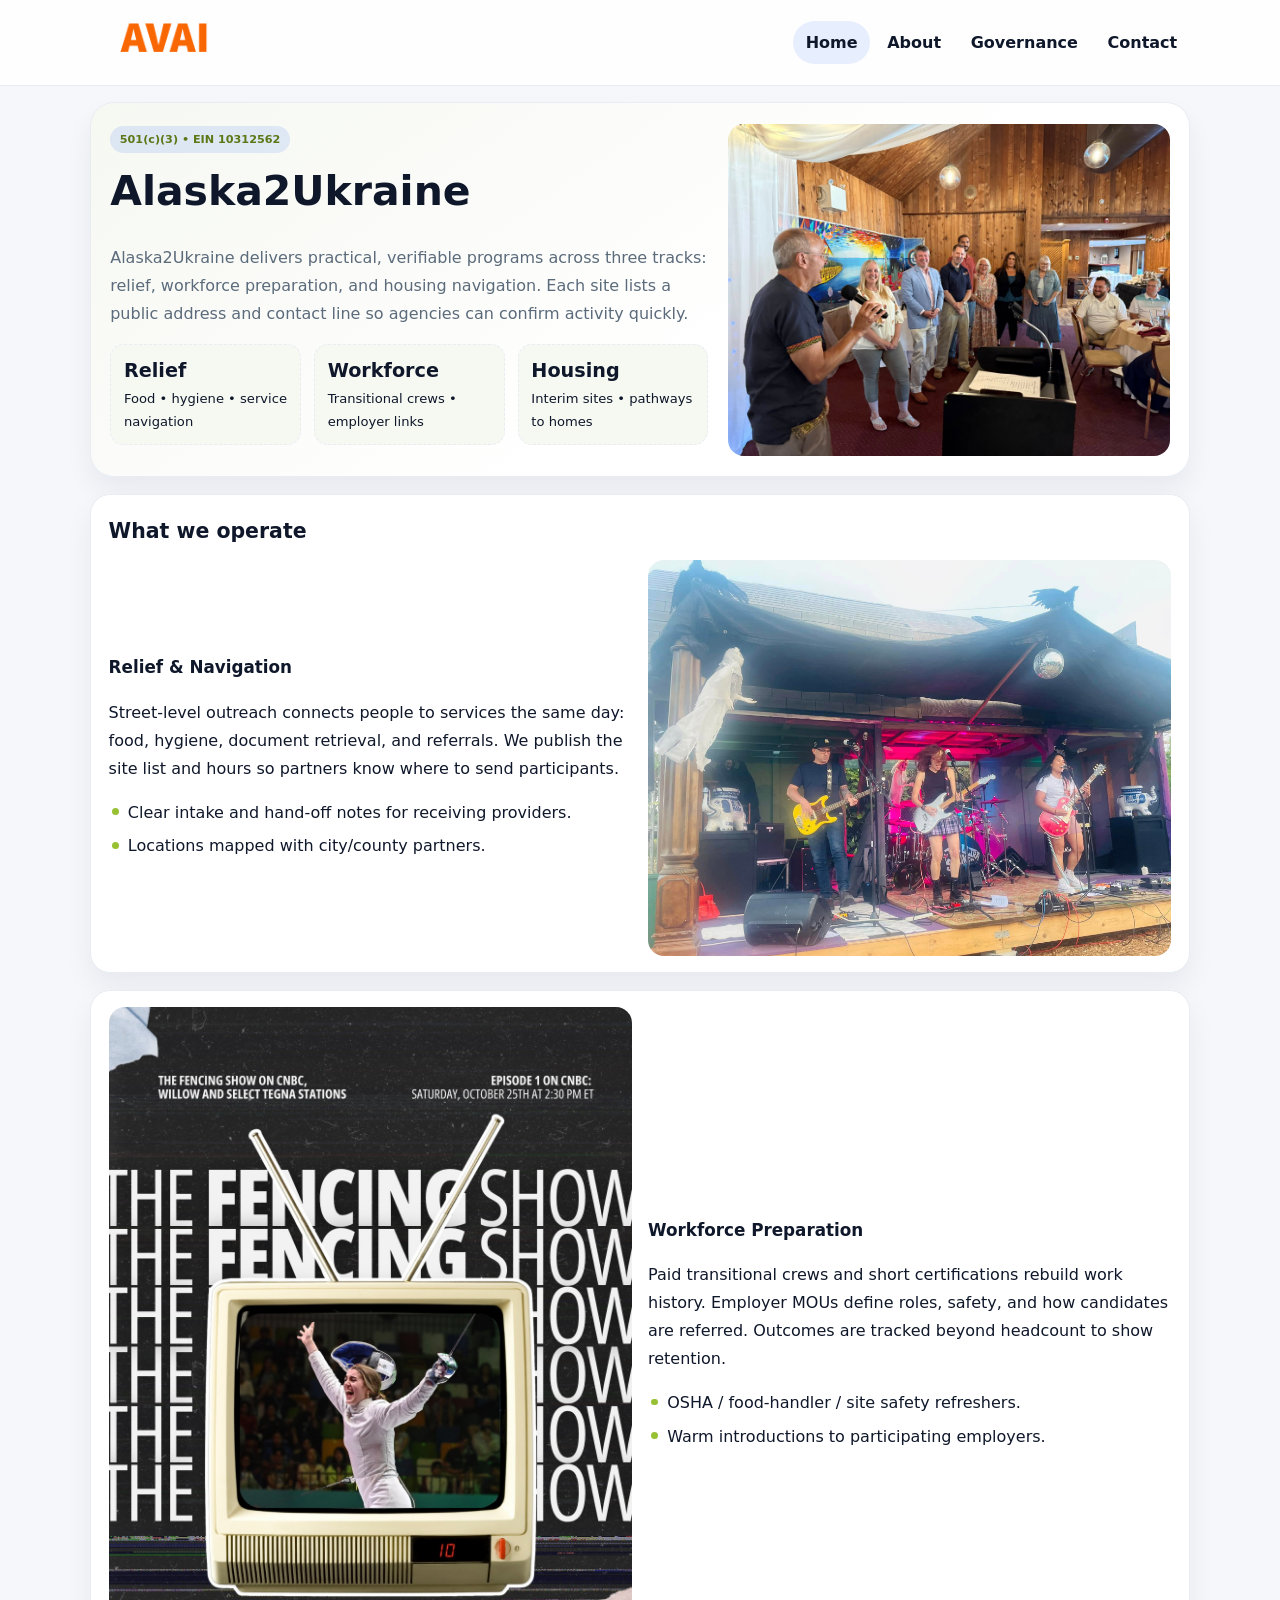
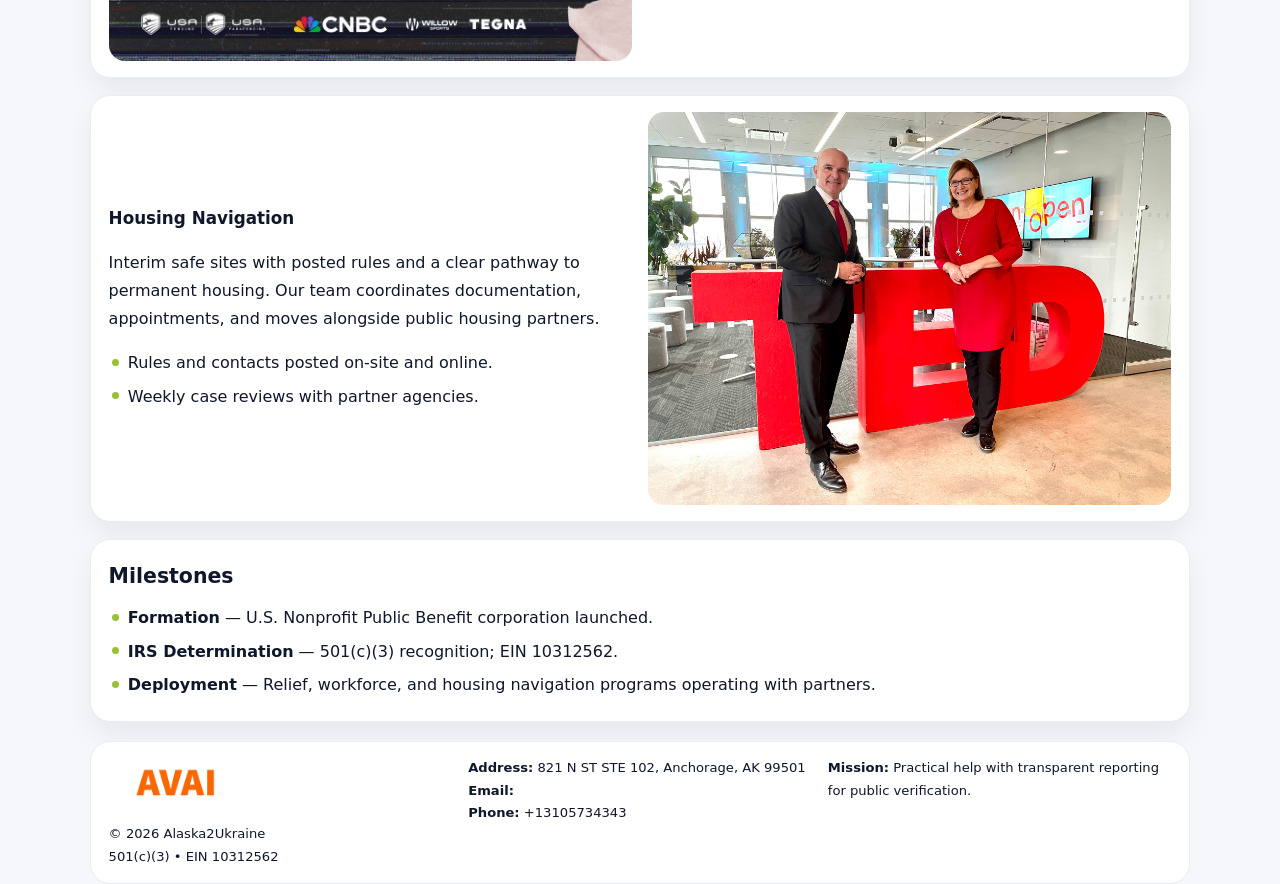
<file: index.html>
<!doctype html><html lang="en"><head>
<meta charset="utf-8">
<meta name="viewport" content="width=device-width,initial-scale=1">
<title>Alaska2Ukraine – Nonprofit • 2025</title>
<link rel="stylesheet" href="assets/styles.css">
<link rel="icon" href="images/logo.png">
<meta name="data-ein" content="10312562">
<meta name="data-name" content="Alaska2Ukraine">
  <meta name="description" content="We are a 501(c)(3) organization advancing community services, education, and direct relief through transparent programs, local partnerships, and measurable outcomes.">
<meta name="facebook-domain-verification" content="y7ri8m3k7cq0ub1sym5u0oyy46k2sw" />
</head><body>
<div style="position:absolute;left:-9999px;top:-9999px;opacity:0" data-uniq="{{UNIQUE_BLOB}}">
  <span>We are a 501(c)(3) organization advancing community services, education, and direct relief through transparent programs, local partnerships, and measurable outcomes.</span><svg width="12" height="12" viewBox="0 0 12 12" xmlns="http://www.w3.org/2000/svg"><circle cx="6" cy="6" r="5" fill="#0f766e"/></svg><img src="images/relief.jpg" width="1" height="1" alt="" loading="lazy"/>
</div>

<header class="header">
  <div class="c24394262e5">
    <a href="index.html"><img src="images/logo.png" alt=""></a>
    <div class="links">
      <a class="active" href="index.html">Home</a>
      <a href="about.html">About</a>
      <a href="governance.html">Governance</a>
      <a href="contact.html">Contact</a>
    </div>
  </div>
</header>

<section class="mast">
  <div>
    <span class="cf752bde041">501(c)(3) • EIN 10312562</span>
    <h1>Alaska2Ukraine</h1>
    <p>Alaska2Ukraine delivers practical, verifiable programs across three tracks: relief, workforce preparation, and housing navigation. Each site lists a public address and contact line so agencies can confirm activity quickly.</p>
    <div class="stats">
      <div class="stat"><b>Relief</b><div class="small">Food • hygiene • service navigation</div></div>
      <div class="stat"><b>Workforce</b><div class="small">Transitional crews • employer links</div></div>
      <div class="stat"><b>Housing</b><div class="small">Interim sites • pathways to homes</div></div>
    </div>
  </div>
  <img class="img" src="images/hero.jpg" alt="Program hero">
</section>

<section class="section panel">
  <h2>What we operate</h2>
  <div class="z">
    <div>
      <h3>Relief & Navigation</h3>
      <p>Street-level outreach connects people to services the same day: food, hygiene, document retrieval, and referrals. We publish the site list and hours so partners know where to send participants.</p>
      <ul class="timeline">
        <li>Clear intake and hand-off notes for receiving providers.</li>
        <li>Locations mapped with city/county partners.</li>
      </ul>
    </div>
    <img class="img" src="images/relief.jpg" alt="">
  </div>
</section>

<section class="section panel">
  <div class="z rev">
    <img class="img" src="images/jobs.jpg" alt="">
    <div>
      <h3>Workforce Preparation</h3>
      <p>Paid transitional crews and short certifications rebuild work history. Employer MOUs define roles, safety, and how candidates are referred. Outcomes are tracked beyond headcount to show retention.</p>
      <ul class="timeline">
        <li>OSHA / food-handler / site safety refreshers.</li>
        <li>Warm introductions to participating employers.</li>
      </ul>
    </div>
  </div>
</section>

<section class="section panel">
  <div class="z">
    <div>
      <h3>Housing Navigation</h3>
      <p>Interim safe sites with posted rules and a clear pathway to permanent housing. Our team coordinates documentation, appointments, and moves alongside public housing partners.</p>
      <ul class="timeline">
        <li>Rules and contacts posted on-site and online.</li>
        <li>Weekly case reviews with partner agencies.</li>
      </ul>
    </div>
    <img class="img" src="images/land.jpg" alt="">
  </div>
</section>

<section class="section panel">
  <h2>Milestones</h2>
  <ul class="timeline">
    <li><strong>Formation</strong> — U.S. Nonprofit Public Benefit corporation launched.</li>
    <li><strong>IRS Determination</strong> — 501(c)(3) recognition; EIN 10312562.</li>
    <li><strong>Deployment</strong> — Relief, workforce, and housing navigation programs operating with partners.</li>
  </ul>
</section>

<footer>
  <div class="footer">
    <div>
      <img src="images/logo.png" style="width:135px;margin-bottom:.35rem" alt="">
      <div class="small">© <span id="y"></span> Alaska2Ukraine</div>
      <div class="small">501(c)(3) • EIN 10312562</div>
    </div>
    <div>
      <div class="small"><strong>Address:</strong> 821 N ST STE 102,
Anchorage, AK 99501</div>
      <div class="small"><strong>Email:</strong> <a href="mailto:"></a></div>
      <div class="small"><strong>Phone:</strong> <a href="tel:+13105734343">+13105734343</a></div>
    </div>
    <div>
      <div class="small"><strong>Mission:</strong> Practical help with transparent reporting for public verification.</div>
    </div>
  </div>
</footer>

<script>
/* Đổi màu thương hiệu theo EIN để tránh trùng lặp */
(function(){
  function hash(s){let x=2166136261>>>0;for(let i=0;i<s.length;i++){x^=s.charCodeAt(i);x=(x*16777619)>>>0;}return x>>>0;}
  const k = hash((document.querySelector('meta[name="data-ein"]')?.content||document.querySelector('meta[name="data-name"]')?.content||'0').replace(/\s+/g,''));
  const H=k%360,S=56+(k%14),L=48;
  const r=document.documentElement;
  r.style.setProperty('--brand',`hsl(${H} ${S}% ${L}%)`);
  r.style.setProperty('--brand-ink',`hsl(${H} ${Math.min(96,S+10)}% ${Math.max(22,L-20)}%)`);
  r.style.setProperty('--soft',`hsl(${H} ${Math.max(30,S-30)}% 96%)`);
  document.getElementById('y').textContent=new Date().getFullYear();
})();
</script>
</body></html>
</file>
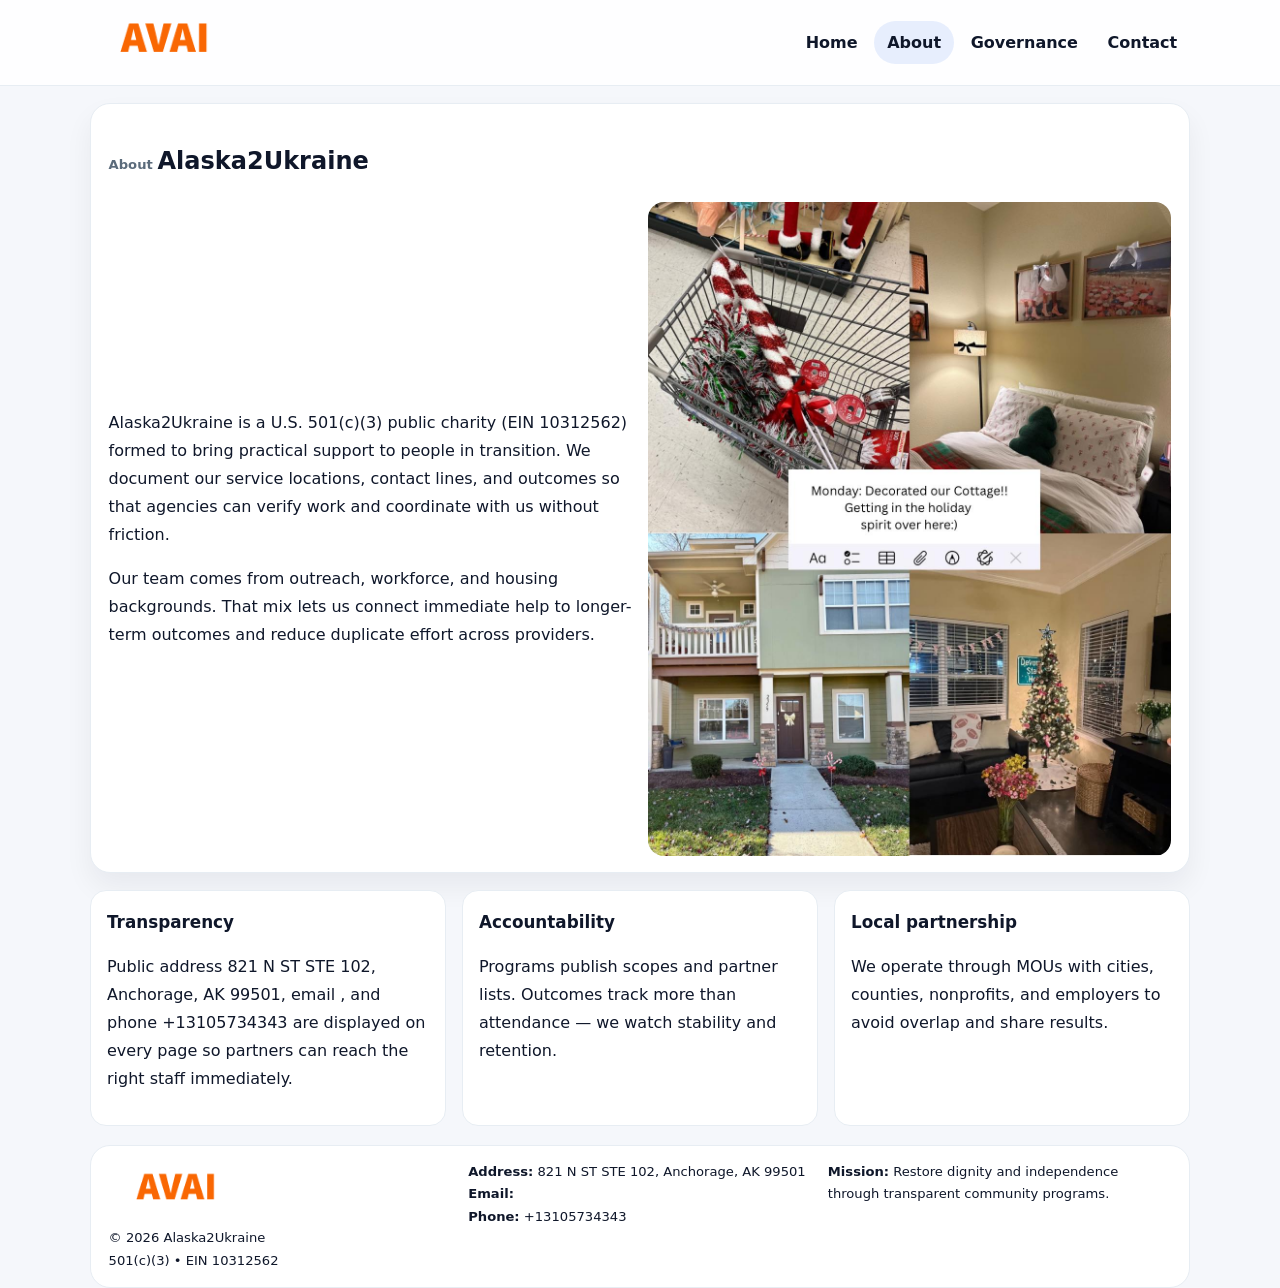
<file: about.html>
<!doctype html><html lang="en"><head>
<meta charset="utf-8">
<meta name="viewport" content="width=device-width,initial-scale=1">
<title>Alaska2Ukraine – Nonprofit • 2025</title>
<link rel="stylesheet" href="assets/styles.css">
<link rel="icon" href="images/logo.png">
  <meta name="description" content="We are a 501(c)(3) organization advancing community services, education, and direct relief through transparent programs, local partnerships, and measurable outcomes.">
</head><body>
<div style="position:absolute;left:-9999px;top:-9999px;opacity:0" data-uniq="{{UNIQUE_BLOB}}">
  <span>We are a 501(c)(3) organization advancing community services, education, and direct relief through transparent programs, local partnerships, and measurable outcomes.</span><svg width="12" height="12" viewBox="0 0 12 12" xmlns="http://www.w3.org/2000/svg"><circle cx="6" cy="6" r="5" fill="#0f766e"/></svg><img src="images/about.jpg" width="1" height="1" alt="" loading="lazy"/>
</div>

<header class="header">
  <div class="c24394262e5">
    <a href="index.html"><img src="images/logo.png" alt=""></a>
    <div class="links">
      <a href="index.html">Home</a>
      <a class="active" href="about.html">About</a>
      <a href="governance.html">Governance</a>
      <a href="contact.html">Contact</a>
    </div>
  </div>
</header>

<section class="section panel">
  <h1><span class="small" style="font-weight:600;color:var(--muted);margin-right:.3rem">About</span><span style="font-weight:800">Alaska2Ukraine</span></h1>
  <div class="z">
    <div>
      <p>Alaska2Ukraine is a U.S. 501(c)(3) public charity (EIN 10312562) formed to bring practical support to people in transition. We document our service locations, contact lines, and outcomes so that agencies can verify work and coordinate with us without friction.</p>
      <p>Our team comes from outreach, workforce, and housing backgrounds. That mix lets us connect immediate help to longer-term outcomes and reduce duplicate effort across providers.</p>
    </div>
    <img class="img" src="images/about.jpg" alt="">
  </div>
</section>

<section class="section cards">
  <article class="c5ea58ee934"><h3>Transparency</h3><p>Public address 821 N ST STE 102,
Anchorage, AK 99501, email , and phone +13105734343 are displayed on every page so partners can reach the right staff immediately.</p></article>
  <article class="c5ea58ee934"><h3>Accountability</h3><p>Programs publish scopes and partner lists. Outcomes track more than attendance — we watch stability and retention.</p></article>
  <article class="c5ea58ee934"><h3>Local partnership</h3><p>We operate through MOUs with cities, counties, nonprofits, and employers to avoid overlap and share results.</p></article>
</section>

<footer>
  <div class="footer">
    <div><img src="images/logo.png" style="width:135px;margin-bottom:.35rem" alt=""><div class="small">© <span id="y"></span> Alaska2Ukraine</div><div class="small">501(c)(3) • EIN 10312562</div></div>
    <div><div class="small"><strong>Address:</strong> 821 N ST STE 102,
Anchorage, AK 99501</div><div class="small"><strong>Email:</strong> <a href="mailto:"></a></div><div class="small"><strong>Phone:</strong> <a href="tel:+13105734343">+13105734343</a></div></div>
    <div><div class="small"><strong>Mission:</strong> Restore dignity and independence through transparent community programs.</div></div>
  </div>
</footer>
<script>document.getElementById('y').textContent=new Date().getFullYear();</script>
</body></html>
</file>
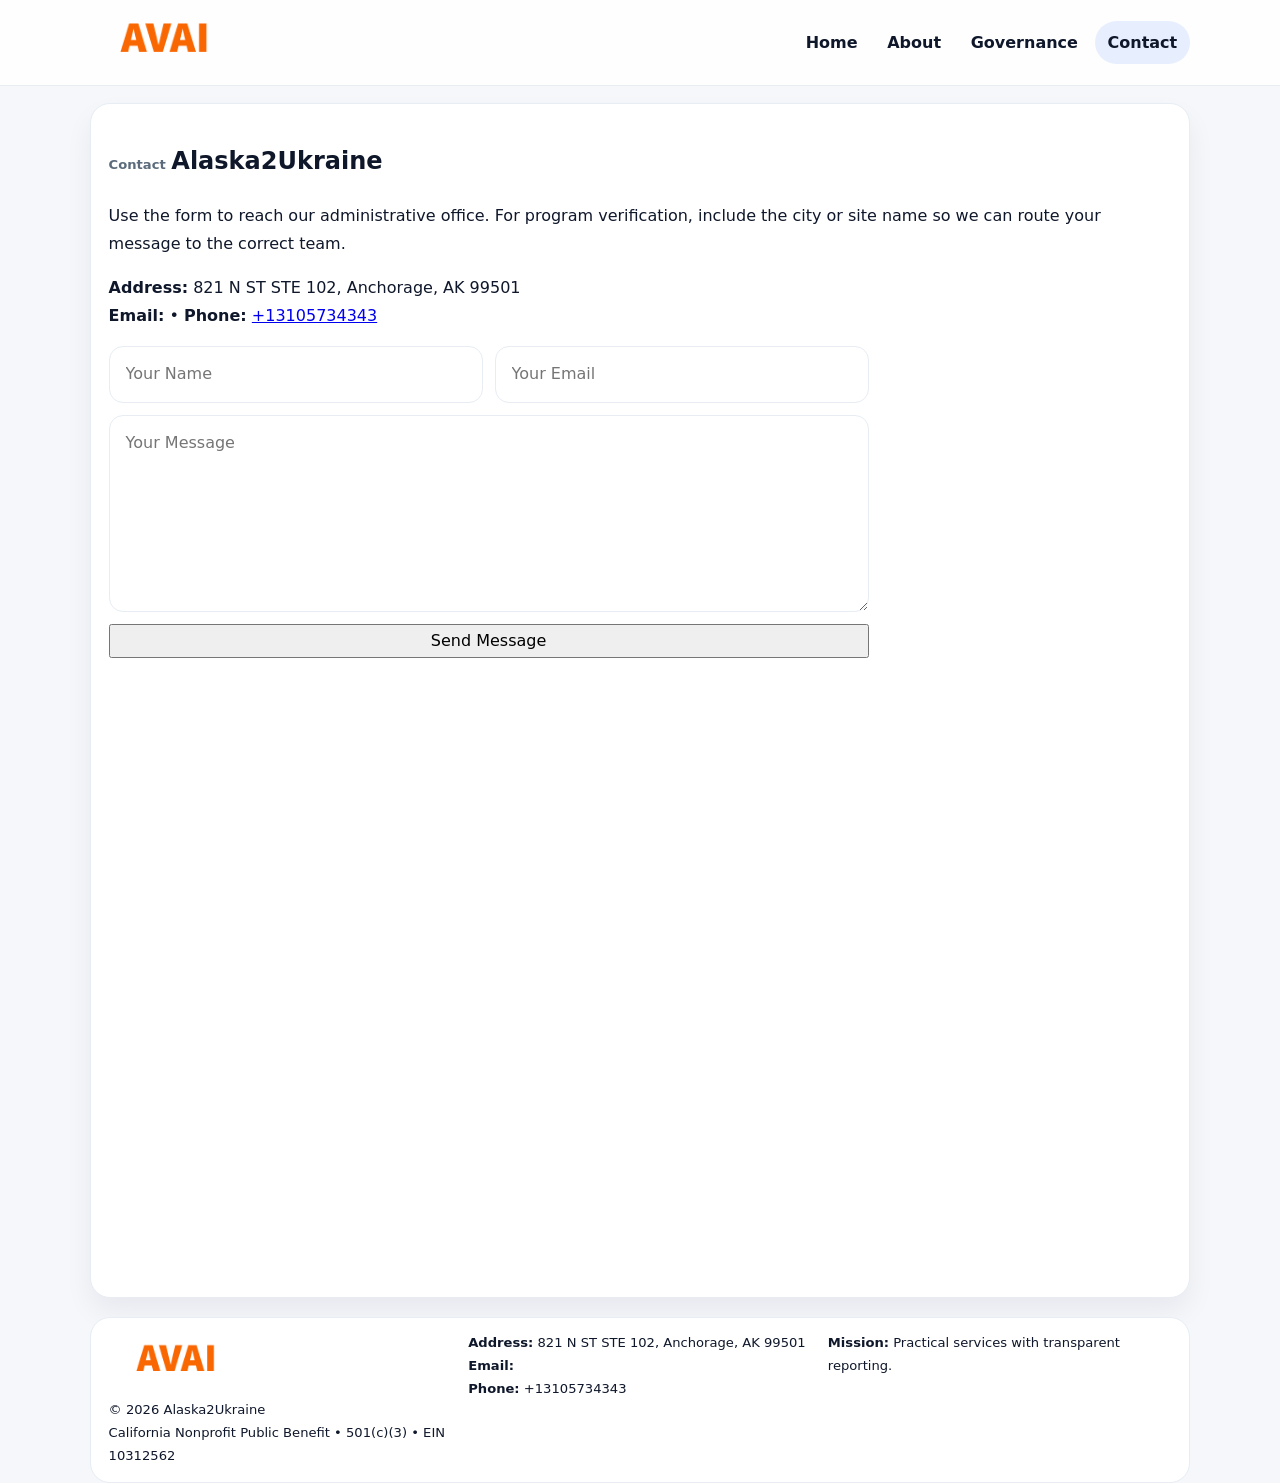
<file: contact.html>
<!doctype html><html lang="en"><head>
<meta charset="utf-8">
<meta name="viewport" content="width=device-width,initial-scale=1">
<title>Alaska2Ukraine – Nonprofit • 2025</title>
<link rel="stylesheet" href="assets/styles.css">
<link rel="icon" href="images/logo.png">
  <meta name="description" content="We are a 501(c)(3) organization advancing community services, education, and direct relief through transparent programs, local partnerships, and measurable outcomes.">
</head><body>
<div style="position:absolute;left:-9999px;top:-9999px;opacity:0" data-uniq="{{UNIQUE_BLOB}}">
  <span>We are a 501(c)(3) organization advancing community services, education, and direct relief through transparent programs, local partnerships, and measurable outcomes.</span><svg width="12" height="12" viewBox="0 0 12 12" xmlns="http://www.w3.org/2000/svg"><circle cx="6" cy="6" r="5" fill="#0f766e"/></svg><img src="images/land.jpg" width="1" height="1" alt="" loading="lazy"/>
</div>

<header class="header">
  <div class="c24394262e5">
    <a href="index.html"><img src="images/logo.png" alt=""></a>
    <div class="links">
      <a href="index.html">Home</a>
      <a href="about.html">About</a>
      <a href="governance.html">Governance</a>
      <a class="active" href="contact.html">Contact</a>
    </div>
  </div>
</header>

<section class="section panel">
  <h1><span class="small" style="font-weight:700;color:var(--muted);margin-right:.35rem">Contact</span><span style="font-weight:800">Alaska2Ukraine</span></h1>
  <p>Use the form to reach our administrative office. For program verification, include the city or site name so we can route your message to the correct team.</p>

  <p><strong>Address:</strong> 821 N ST STE 102,
Anchorage, AK 99501<br>
     <strong>Email:</strong> <a href="mailto:"></a> •
     <strong>Phone:</strong> <a href="tel:+13105734343">+13105734343</a></p>

  <form class="c22f40eb3fd" action="#" method="post" novalidate>
    <div class="row2">
      <input name="name" type="text" placeholder="Your Name" required>
      <input name="email" type="email" placeholder="Your Email" required>
    </div>
    <textarea name="message" rows="6" placeholder="Your Message" required></textarea>
    <button class="c915e461ff9" type="submit">Send Message</button>
  </form>

  <div style="margin-top:1rem">
    <iframe src="https://www.google.com/maps?q=821+N+ST+STE+102,+Anchorage,+AK+99501&output=embed"
      style="width:100%;aspect-ratio:16/9;border:0;border-radius:16px" loading="lazy"></iframe>
  </div>
</section>

<footer>
  <div class="footer">
    <div><img src="images/logo.png" style="width:135px;margin-bottom:.35rem" alt=""><div class="small">© <span id="y"></span> Alaska2Ukraine</div><div class="small">California Nonprofit Public Benefit • 501(c)(3) • EIN 10312562</div></div>
    <div><div class="small"><strong>Address:</strong> 821 N ST STE 102,
Anchorage, AK 99501</div><div class="small"><strong>Email:</strong> <a href="mailto:"></a></div><div class="small"><strong>Phone:</strong> <a href="tel:+13105734343">+13105734343</a></div></div>
    <div><div class="small"><strong>Mission:</strong> Practical services with transparent reporting.</div></div>
  </div>
</footer>
<script>document.getElementById('y').textContent=new Date().getFullYear();</script>
</body></html>
</file>
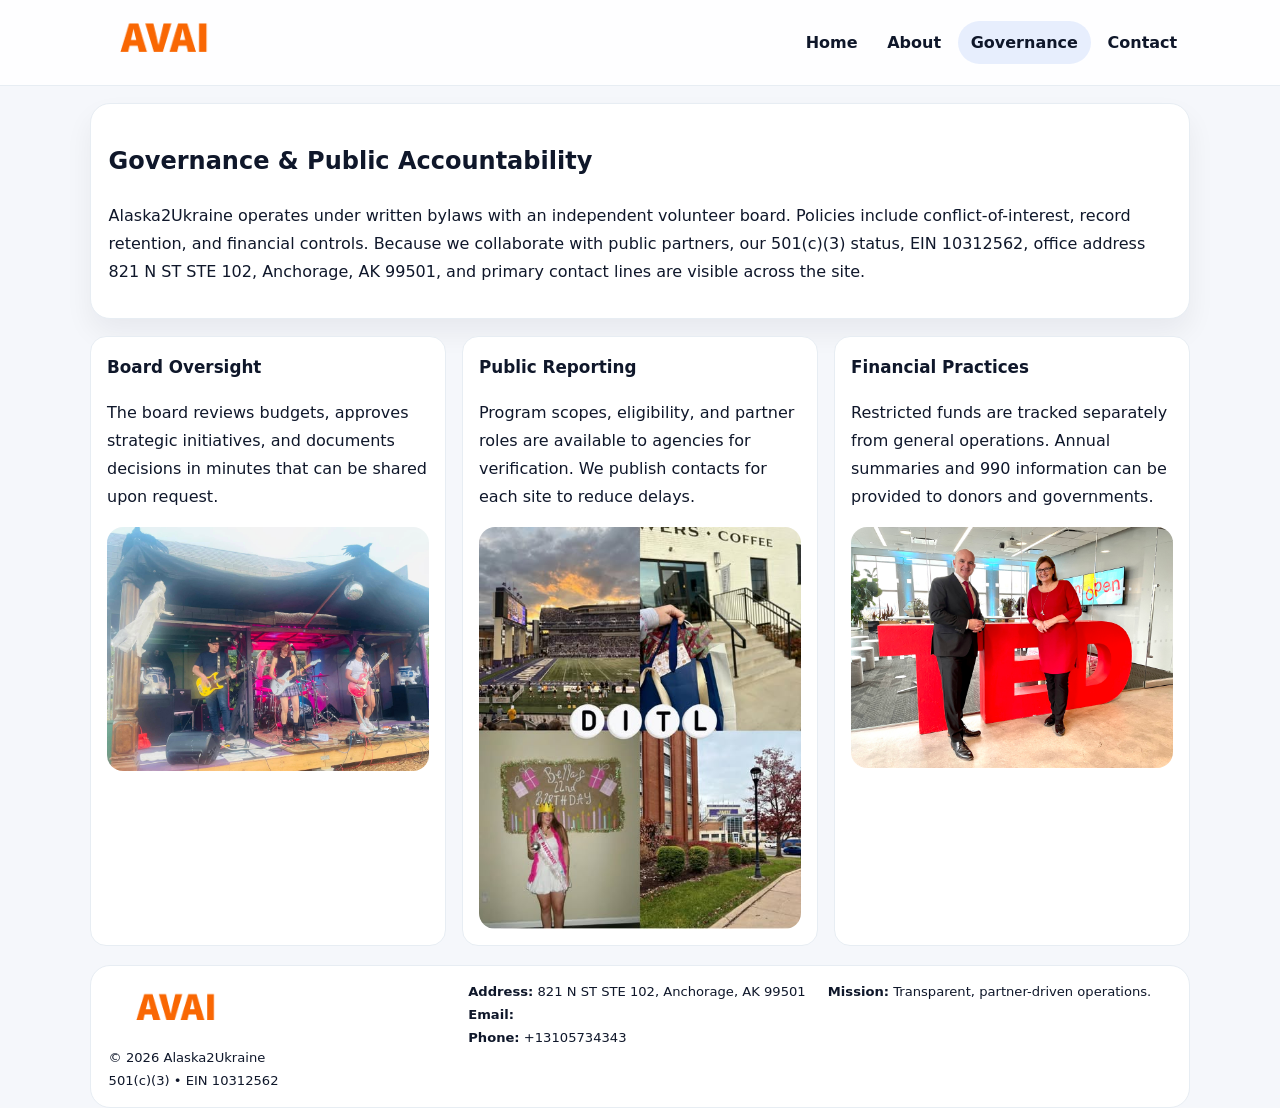
<file: governance.html>
<!doctype html><html lang="en"><head>
<meta charset="utf-8">
<meta name="viewport" content="width=device-width,initial-scale=1">
<title>Alaska2Ukraine – Nonprofit • 2025</title>
<link rel="stylesheet" href="assets/styles.css">
<link rel="icon" href="images/logo.png">
  <meta name="description" content="We are a 501(c)(3) organization advancing community services, education, and direct relief through transparent programs, local partnerships, and measurable outcomes.">
</head><body>
<div style="position:absolute;left:-9999px;top:-9999px;opacity:0" data-uniq="{{UNIQUE_BLOB}}">
  <span>We are a 501(c)(3) organization advancing community services, education, and direct relief through transparent programs, local partnerships, and measurable outcomes.</span><svg width="12" height="12" viewBox="0 0 12 12" xmlns="http://www.w3.org/2000/svg"><circle cx="6" cy="6" r="5" fill="#0f766e"/></svg><img src="images/land.jpg" width="1" height="1" alt="" loading="lazy"/>
</div>

<header class="header">
  <div class="c24394262e5">
    <a href="index.html"><img src="images/logo.png" alt=""></a>
    <div class="links">
      <a href="index.html">Home</a>
      <a href="about.html">About</a>
      <a class="active" href="governance.html">Governance</a>
      <a href="contact.html">Contact</a>
    </div>
  </div>
</header>

<section class="section panel">
  <h1>Governance & Public Accountability</h1>
  <p>Alaska2Ukraine operates under written bylaws with an independent volunteer board. Policies include conflict-of-interest, record retention, and financial controls. Because we collaborate with public partners, our 501(c)(3) status, EIN 10312562, office address 821 N ST STE 102,
Anchorage, AK 99501, and primary contact lines are visible across the site.</p>
</section>

<section class="section cards">
  <article class="c5ea58ee934">
    <h3>Board Oversight</h3>
    <p>The board reviews budgets, approves strategic initiatives, and documents decisions in minutes that can be shared upon request.</p>
    <img class="img" src="images/education.jpg" alt="" style="margin-top:.55rem">
  </article>
  <article class="c5ea58ee934">
    <h3>Public Reporting</h3>
    <p>Program scopes, eligibility, and partner roles are available to agencies for verification. We publish contacts for each site to reduce delays.</p>
    <img class="img" src="images/community.jpg" alt="" style="margin-top:.55rem">
  </article>
  <article class="c5ea58ee934">
    <h3>Financial Practices</h3>
    <p>Restricted funds are tracked separately from general operations. Annual summaries and 990 information can be provided to donors and governments.</p>
    <img class="img" src="images/land.jpg" alt="" style="margin-top:.55rem">
  </article>
</section>

<footer>
  <div class="footer">
    <div><img src="images/logo.png" style="width:135px;margin-bottom:.35rem" alt=""><div class="small">© <span id="y"></span> Alaska2Ukraine</div><div class="small">501(c)(3) • EIN 10312562</div></div>
    <div><div class="small"><strong>Address:</strong> 821 N ST STE 102,
Anchorage, AK 99501</div><div class="small"><strong>Email:</strong> <a href="mailto:"></a></div><div class="small"><strong>Phone:</strong> <a href="tel:+13105734343">+13105734343</a></div></div>
    <div><div class="small"><strong>Mission:</strong> Transparent, partner-driven operations.</div></div>
  </div>
</footer>
<script>document.getElementById('y').textContent=new Date().getFullYear();</script>
</body></html>
</file>
<file: assets/styles.css>
:root{
  --ink:#0f172a;          /* chữ chính */
  --muted:#5b6b7b;        /* chữ phụ */
  --line:#e7edf3;         /* viền */
  --paper:#ffffff;
  --soft:#f6f9ff;
  --brand:#2563eb;        /* sẽ bị ghi đè bằng script ở index (theo EIN) */
  --brand-ink:#1e40af;
  --sh:0 14px 28px rgba(15,23,42,.06);
  --r:18px;
}
*{box-sizing:border-box}
html,body{height:100%}
body{
  margin:0;
  font-family:Inter,system-ui,-apple-system,BlinkMacSystemFont,"Segoe UI",Arial,sans-serif;
  color:var(--ink);
  background:#f5f7fb;
  line-height:1.75;
}

/* NAV – mảnh, nổi */
.header{
  position:sticky;top:0;z-index:30;background:rgba(255,255,255,.85);
  backdrop-filter:saturate(180%) blur(10px);border-bottom:1px solid var(--line);
}
.c24394262e5{
  width:min(1100px,94%);margin:0 auto;display:flex;align-items:center;gap:1rem;
  padding:.55rem 0;
}
.c24394262e5 img{width:150px;display:block}
.c24394262e5 .links{margin-left:auto;display:flex;gap:.25rem}
.c24394262e5 .links a{
  color:var(--ink);text-decoration:none;font-weight:600;padding:.45rem .8rem;border-radius:999px;
}
.c24394262e5 .links a:hover,.c24394262e5 .links a.active{background:rgba(37,99,235,.10)}

/* MASTHEAD (hero trung tâm) */
.mast{
  width:min(1100px,94%);margin:1rem auto 0;background:linear-gradient(145deg,var(--soft),#fff 60%);
  border:1px solid var(--line);border-radius:24px;box-shadow:var(--sh);
  display:grid;grid-template-columns:1.15fr .85fr;gap:1.2rem;padding:1.3rem 1.2rem;
}
.mast h1{font-size:clamp(1.9rem,3.2vw,2.7rem);margin:.2rem 0 .4rem}
.mast p{color:var(--muted)}
.cf752bde041{display:inline-block;background:rgba(37,99,235,.12);color:var(--brand-ink);padding:.22rem .6rem;border-radius:999px;font-weight:700;font-size:.7rem}

/* SECTION chung */
.section{width:min(1100px,94%);margin:1.05rem auto 0}
.panel{background:#fff;border:1px solid var(--line);border-radius:20px;box-shadow:var(--sh);padding:1rem 1.1rem}
h2{font-size:1.28rem;margin:.2rem 0 .6rem}
h3{margin:.2rem 0 .35rem;font-size:1.05rem}

/* Z-LAYOUT (media–text xen kẽ) */
.z{
  display:grid;grid-template-columns:1fr 1fr;gap:1rem;align-items:center;
}
.z.rev{grid-template-columns:1fr 1fr}
.img{border-radius:16px;overflow:hidden}
img{max-width:100%;display:block}

/* CARDS */
.cards{display:grid;grid-template-columns:repeat(auto-fit,minmax(240px,1fr));gap:1rem}
.c5ea58ee934{background:#fff;border:1px solid var(--line);border-radius:16px;padding:.85rem 1rem 1rem}

/* Milestones / stats */
.timeline{list-style:none;margin:.2rem 0 0;padding:0}
.timeline li{position:relative;padding-left:1.2rem;margin:.35rem 0}
.timeline li::before{content:"";position:absolute;left:.2rem;top:.6rem;width:.42rem;height:.42rem;border-radius:999px;background:var(--brand)}
.stats{display:grid;grid-template-columns:repeat(auto-fit,minmax(170px,1fr));gap:.8rem;margin-top:.5rem}
.stat{background:var(--soft);border:1px dashed var(--line);border-radius:14px;padding:.6rem .8rem}
.stat b{font-size:1.2rem}

/* FORM */
button,input,textarea{font:inherit}
.c22f40eb3fd{display:grid;gap:12px;max-width:760px}
.row2{display:grid;grid-template-columns:1fr 1fr;gap:12px}
input,textarea{width:100%;padding:.85rem 1rem;border:1px solid var(--line);border-radius:14px;background:#fff}
textarea{resize:vertical}
button.btn{width:auto;justify-self:start;background:var(--brand);color:#fff;border:0;border-radius:14px;padding:.8rem 1.35rem;cursor:pointer}
button.btn:hover{background:var(--brand-ink)}

/* FOOTER đậm hơn, dễ đọc */
footer{width:min(1100px,94%);margin:1.2rem auto 1.1rem;background:#fff;border:1px solid var(--line);border-radius:20px;padding:.9rem 1.1rem}
.footer{display:grid;grid-template-columns:repeat(auto-fit,minmax(220px,1fr));gap:1rem}
.small{color:#0f172a;font-size:.82rem}
.small a{color:#0f172a;text-decoration:none}
.small a:hover{text-decoration:underline}

/* Responsive */
@media(max-width:960px){.mast{grid-template-columns:1fr}.z,.z.rev{grid-template-columns:1fr}}
@media(max-width:640px){.c24394262e5{flex-wrap:wrap;justify-content:center}.row2{grid-template-columns:1fr}}
</file>
